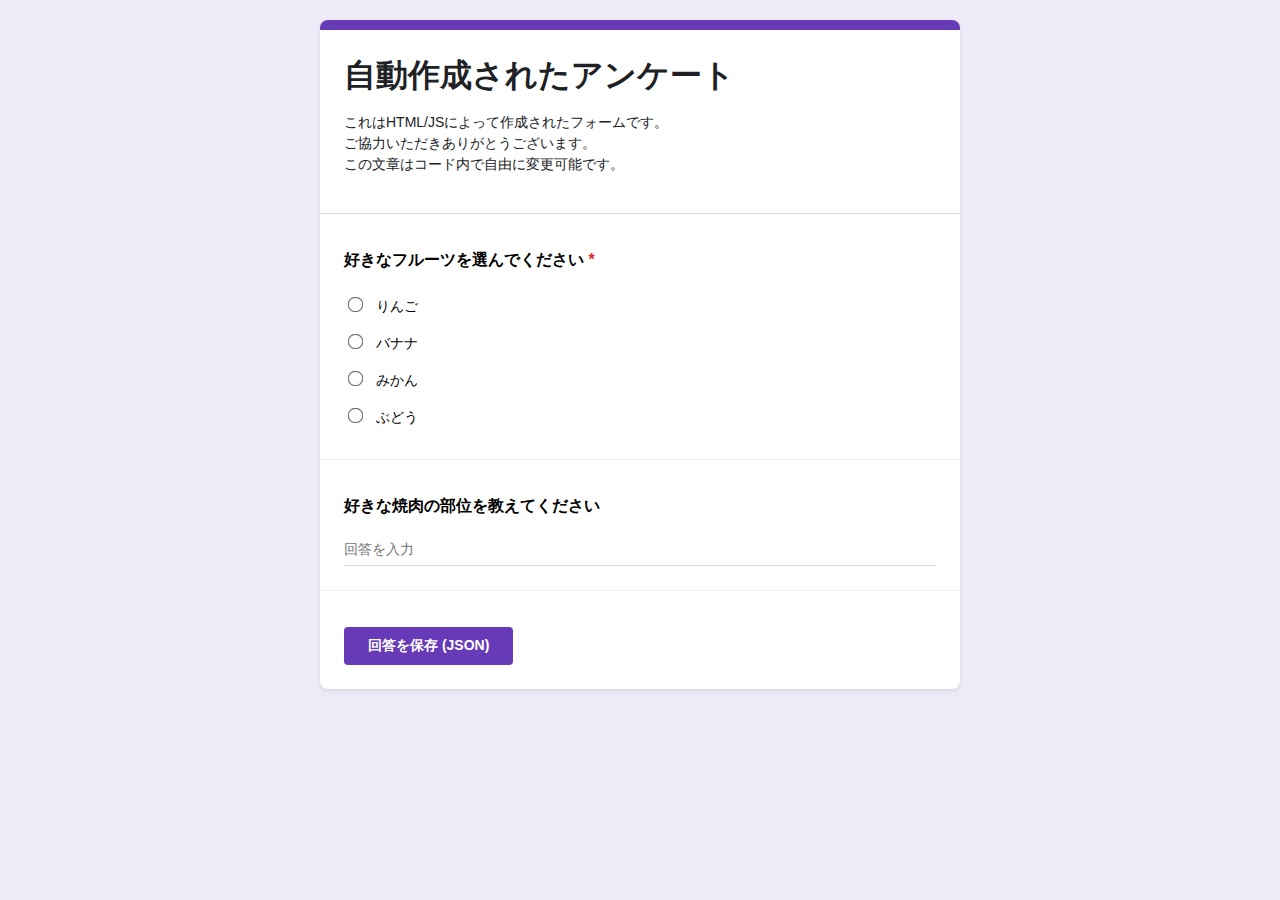
<file: index.html>
<!DOCTYPE html>
<html lang="ja">
<head>
  <meta charset="UTF-8">
  <meta name="viewport" content="width=device-width, initial-scale=1.0">
  <title>カスタムアンケートフォーム</title>
  <style>
    /* --- CSS: デザイン設定 --- */
    body {
      font-family: 'Helvetica Neue', Arial, sans-serif;
      background-color: #f0ebf8;
      display: flex;
      justify-content: center;
      padding: 20px;
      margin: 0;
    }

    .form-container {
      background-color: white;
      width: 100%;
      max-width: 640px;
      border-radius: 8px;
      box-shadow: 0 2px 5px rgba(0,0,0,0.1);
      overflow: hidden;
      border-top: 10px solid #673ab7;
    }

    .header {
      padding: 24px;
      border-bottom: 1px solid #dadce0;
    }

    h1 {
      margin: 0 0 12px 0;
      font-size: 32px;
      color: #202124;
    }

    .description {
      font-size: 14px;
      color: #202124;
      white-space: pre-wrap;
      line-height: 1.5;
    }

    .question-box {
      padding: 24px;
      margin: 12px 0;
      border-bottom: 1px solid #f0f0f0; /* 区切り線を追加 */
    }

    .question-title {
      font-size: 16px;
      font-weight: bold;
      margin-bottom: 16px;
    }

    /* 必須マーク */
    .required-mark {
      color: #d93025;
    }

    /* ラジオボタンのスタイル */
    .options label {
      display: block;
      padding: 8px 0;
      cursor: pointer;
      font-size: 14px;
    }
    .options input[type="radio"] {
      margin-right: 10px;
      transform: scale(1.2);
    }

    /* テキスト入力欄のスタイル (Googleフォーム風) */
    .text-input {
      width: 100%; /* 横幅いっぱい */
      border: none;
      border-bottom: 1px solid #dadce0; /* 下線のみ */
      padding: 8px 0;
      font-size: 14px;
      transition: border-bottom 0.3s;
      outline: none;
    }

    .text-input:focus {
      border-bottom: 2px solid #673ab7; /* フォーカス時に太く紫に */
    }

    .footer {
      padding: 24px;
      display: flex;
      justify-content: flex-start;
    }

    button {
      background-color: #673ab7;
      color: white;
      border: none;
      padding: 10px 24px;
      border-radius: 4px;
      font-size: 14px;
      font-weight: bold;
      cursor: pointer;
      transition: background-color 0.2s;
    }

    button:hover {
      background-color: #532c92;
    }
  </style>
</head>
<body>

  <div class="form-container">
    <div class="header">
      <h1>自動作成されたアンケート</h1>
      <p class="description">これはHTML/JSによって作成されたフォームです。
ご協力いただきありがとうございます。
この文章はコード内で自由に変更可能です。</p>
    </div>

    <form id="myForm">
      <div class="question-box">
        <div class="question-title">好きなフルーツを選んでください <span class="required-mark">*</span></div>
        <div class="options">
          <label><input type="radio" name="fruit" value="りんご" required> りんご</label>
          <label><input type="radio" name="fruit" value="バナナ"> バナナ</label>
          <label><input type="radio" name="fruit" value="みかん"> みかん</label>
          <label><input type="radio" name="fruit" value="ぶどう"> ぶどう</label>
        </div>
      </div>

      <div class="question-box">
        <div class="question-title">好きな焼肉の部位を教えてください</div>
        <input type="text" name="yakiniku" class="text-input" placeholder="回答を入力" required>
      </div>

      <div class="footer">
        <button type="submit">回答を保存 (JSON)</button>
      </div>
    </form>
  </div>

  <script>
    // --- JavaScript: ロジック設定 ---
    
    const form = document.getElementById('myForm');

    form.addEventListener('submit', function(event) {
      event.preventDefault(); 

      // 1. フォームデータの取得
      const formData = new FormData(form);
      
      // 各回答を取得
      const selectedFruit = formData.get('fruit');
      const yakinikuAnswer = formData.get('yakiniku'); // 名前 'yakiniku' の値を取得

      // 2. JSONデータの構築
      const data = {
        title: "自動作成されたアンケート",
        timestamp: new Date().toISOString(),
        answers: {
          "好きなフルーツを選んでください": selectedFruit,
          "好きな焼肉の部位を教えてください": yakinikuAnswer // ここに追加
        }
      };

      // 3. ダウンロード処理
      const jsonString = JSON.stringify(data, null, 2);
      const blob = new Blob([jsonString], { type: "application/json" });
      const url = URL.createObjectURL(blob);

      const a = document.createElement('a');
      a.href = url;
      // ファイル名に日時を入れてユニークにする
      a.download = `response_${Date.now()}.json`; 
      document.body.appendChild(a);
      a.click();

      document.body.removeChild(a);
      URL.revokeObjectURL(url);

      alert('回答ありがとうございました！JSONファイルが保存されました。');
      form.reset();
    });
  </script>

</body>
</html>
</file>
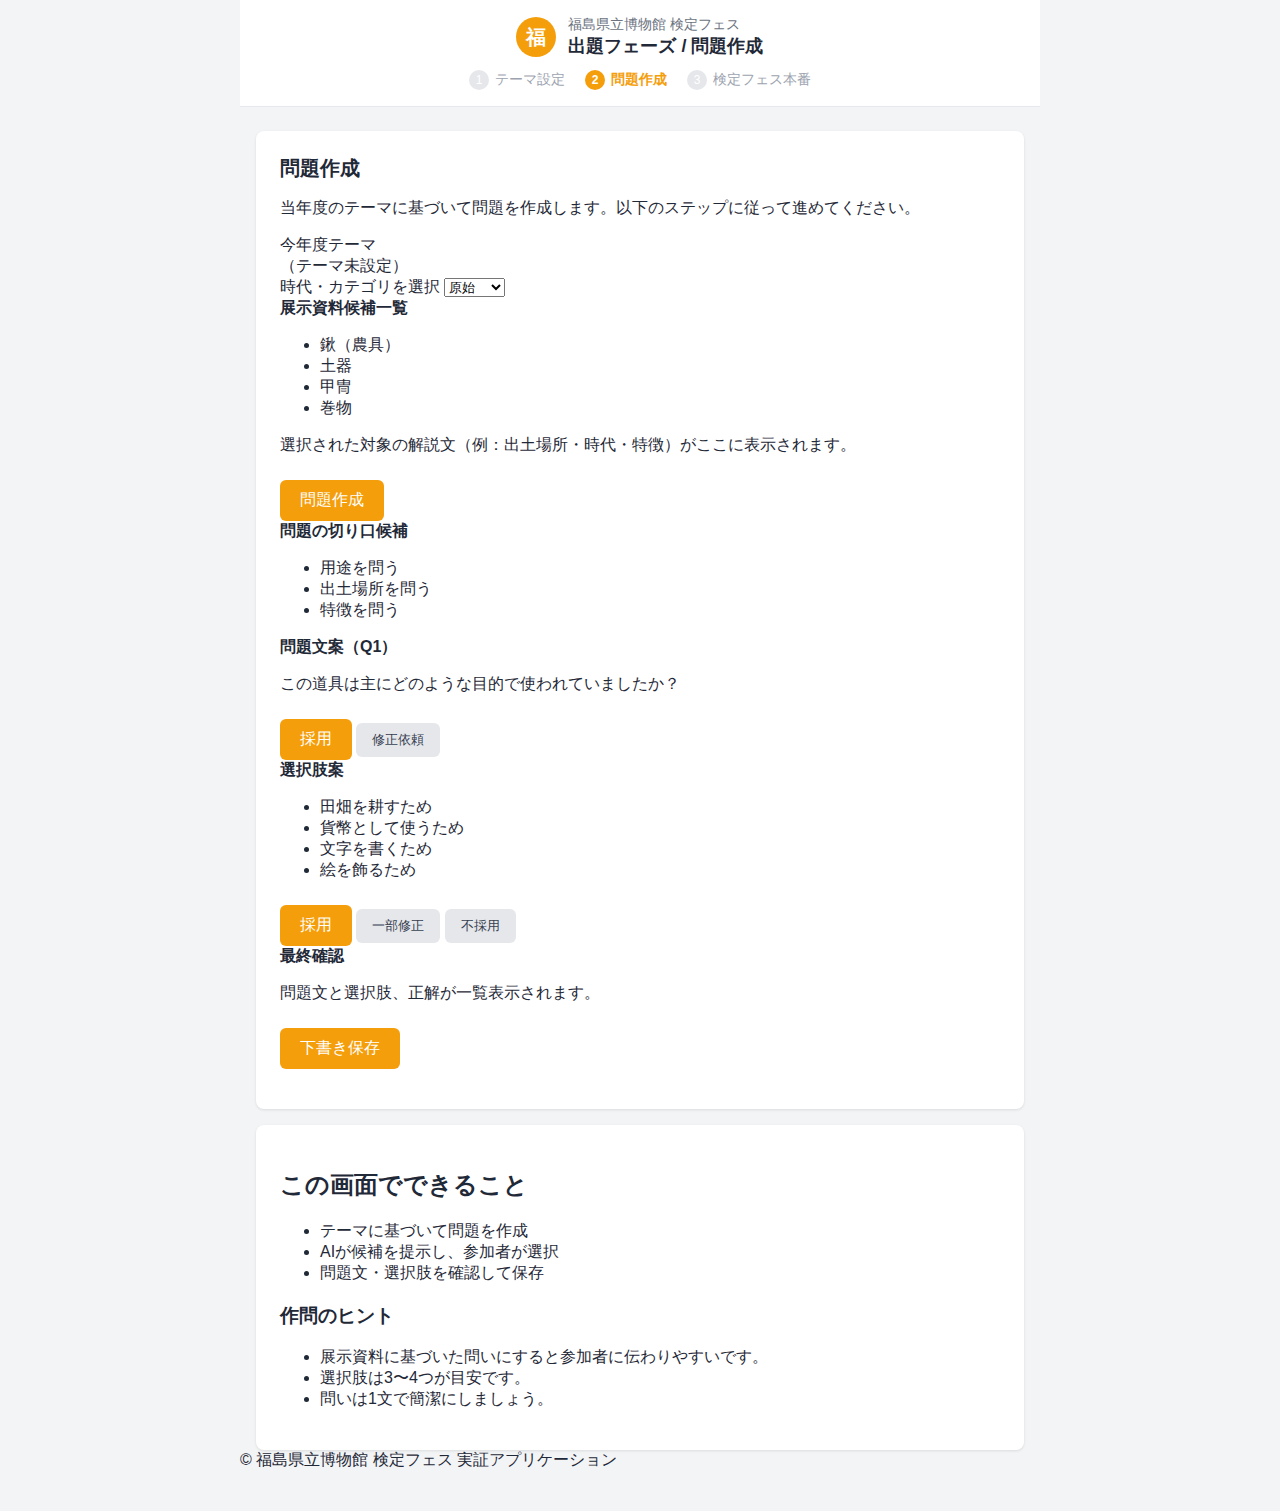
<file: practical_b/src/main/resources/static/createQuiz.html>
<!DOCTYPE html>
<html lang="ja">
  <head>
    <meta charset="UTF-8" />
    <title>問題作成 | 福島県立博物館 検定フェス</title>
    <link rel="stylesheet" href="style.css" />
  </head>
  <body>
    <div class="page">
      <!-- ヘッダー -->
      <header class="app-header">
        <div class="brand">
          <div class="brand-mark">福</div>
          <div class="brand-text">
            <div class="app-title">福島県立博物館 検定フェス</div>
            <div class="app-subtitle">出題フェーズ / 問題作成</div>
          </div>
        </div>

        <ol class="steps">
          <li class="step disabled">
            <span class="step-index">1</span> テーマ設定
          </li>
          <li class="step current">
            <span class="step-index">2</span> 問題作成
          </li>
          <li class="step disabled">
            <span class="step-index">3</span> 検定フェス本番
          </li>
        </ol>
      </header>

      <!-- メインレイアウト -->
      <main class="layout">
        <!-- 左側：作問フロー -->
        <section class="card main-card">
          <h1>問題作成</h1>
          <p class="card-description">
            当年度のテーマに基づいて問題を作成します。以下のステップに従って進めてください。
          </p>

          <!-- テーマ情報表示 -->
          <div class="info-row">
            <div class="info-label">今年度テーマ</div>
            <div class="info-value"><span id="createTheme">例：道具</span></div>
          </div>

          <!-- 時代・カテゴリ選択 -->
          <label class="field-label">時代・カテゴリを選択</label>
          <select>
            <option>原始</option>
            <option>古代</option>
            <option>中世</option>
            <option>近世</option>
            <option>近現代</option>
          </select>

          <!-- 資料候補一覧 -->
          <div class="preview">
            <strong>展示資料候補一覧</strong>
            <ul>
              <li>鍬（農具）</li>
              <li>土器</li>
              <li>甲冑</li>
              <li>巻物</li>
            </ul>
          </div>

          <!-- 解説文表示 -->
          <div class="note-box">
            選択された対象の解説文（例：出土場所・時代・特徴）がここに表示されます。
          </div>

          <!-- 問題作成ボタン -->
          <div class="actions">
            <button id="btnCreateQuestion" class="btn-primary">問題作成</button>
          </div>

          <!-- 切り口候補 -->
          <div class="preview">
            <strong>問題の切り口候補</strong>
            <ul>
              <li>用途を問う</li>
              <li>出土場所を問う</li>
              <li>特徴を問う</li>
            </ul>
          </div>

          <!-- 問題文案 -->
          <div class="preview">
            <strong>問題文案（Q1）</strong>
            <p>この道具は主にどのような目的で使われていましたか？</p>
            <div class="actions space-between">
              <button id="btnAdoptQuestion" class="btn-primary">採用</button>
              <button class="btn-secondary">修正依頼</button>
            </div>
          </div>

          <!-- 選択肢案 -->
          <div class="preview">
            <strong>選択肢案</strong>
            <ul>
              <li>田畑を耕すため</li>
              <li>貨幣として使うため</li>
              <li>文字を書くため</li>
              <li>絵を飾るため</li>
            </ul>
            <div class="actions space-between">
              <button id="btnAdoptChoices" class="btn-primary">採用</button>
              <button class="btn-secondary">一部修正</button>
              <button class="btn-secondary">不採用</button>
            </div>
          </div>

          <!-- 最終確認 -->
          <div class="preview">
            <strong>最終確認</strong>
            <p>問題文と選択肢、正解が一覧表示されます。</p>
          </div>

          <!-- 下書き保存 -->
          <div class="actions">
            <button id="btnSaveDraft" class="btn-primary">下書き保存</button>
          </div>
          <p id="createMessage" class="message"></p>
        </section>

        <!-- 右側：説明 -->
        <aside class="card side-card">
          <h2>この画面でできること</h2>
          <ul class="feature-list">
            <li>テーマに基づいて問題を作成</li>
            <li>AIが候補を提示し、参加者が選択</li>
            <li>問題文・選択肢を確認して保存</li>
          </ul>

          <h3>作問のヒント</h3>
          <ul class="hint-list">
            <li>展示資料に基づいた問いにすると参加者に伝わりやすいです。</li>
            <li>選択肢は3〜4つが目安です。</li>
            <li>問いは1文で簡潔にしましょう。</li>
          </ul>
        </aside>
      </main>

      <footer class="app-footer">
        <span>© 福島県立博物館 検定フェス 実証アプリケーション</span>
      </footer>
    </div>
  <script src="createQuiz.js"></script>
  </body>
</html>
</file>
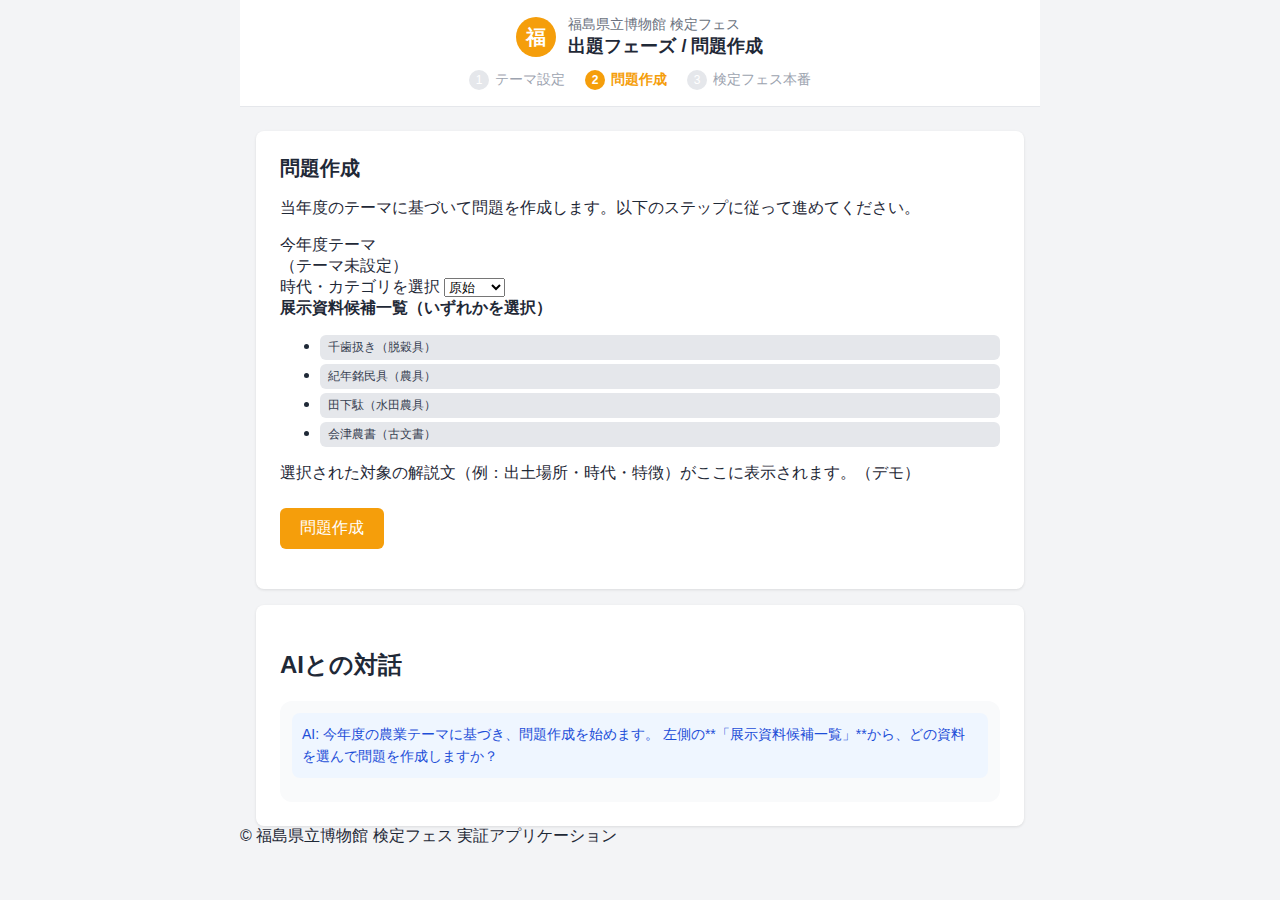
<file: practical_b/src/main/resources/static/createWithAI.html>
<!DOCTYPE html>
<html lang="ja">
<head>
    <meta charset="UTF-8" />
    <title>問題作成 | 福島県立博物館 検定フェス</title>
    <link rel="stylesheet" href="style.css" />
    <style>
        /* チャット風UI追加 */
        .chat-box {
          margin-top: 16px;
          padding: 12px;
          border-radius: 12px;
          background: #f9fafb;
          font-size: 14px;
          line-height: 1.6;
          max-height: 500px;
          overflow-y: auto;
        }
        .chat-message {
          margin-bottom: 12px;
          padding: 10px;
          border-radius: 8px;
        }
        .chat-message.ai {
          background: #eff6ff;
          color: #1d4ed8;
        }
        .chat-message.user {
          background: #ecfdf3;
          color: #166534;
          text-align: right;
        }
        /* 資料/切り口選択ボタンのスタイル */
        .material-select, .btn-small {
            font-size: 12px;
            padding: 4px 8px;
            margin: 4px 0;
            display: block; /* 縦に並べる */
            width: 100%;
            text-align: left;
        }
    </style>
</head>
<body>
<div class="page">
    <header class="app-header">
        <div class="brand">
            <div class="brand-mark">福</div>
            <div class="brand-text">
                <div class="app-title">福島県立博物館 検定フェス</div>
                <div class="app-subtitle">出題フェーズ / 問題作成</div>
            </div>
        </div>

        <ol class="steps">
            <li class="step disabled">
                <span class="step-index">1</span> テーマ設定
            </li>
            <li class="step current">
                <span class="step-index">2</span> 問題作成
            </li>
            <li class="step disabled">
                <span class="step-index">3</span> 検定フェス本番
            </li>
        </ol>
    </header>

    <main class="layout">
        <section class="card main-card">
            <h1>問題作成</h1>
            <p class="card-description">
                当年度のテーマに基づいて問題を作成します。以下のステップに従って進めてください。
            </p>

            <div class="info-row">
                <div class="info-label">今年度テーマ</div>
                <div class="info-value"><span id="aiTheme">例：道具</span></div>
            </div>

            <label class="field-label">時代・カテゴリを選択</label>
            <select>
                <option>原始</option>
                <option>古代</option>
                <option>中世</option>
                <option>近世</option>
                <option>近現代</option>
            </select>

            <div class="preview">
                <strong>展示資料候補一覧（いずれかを選択）</strong>
                <ul id="materialList">
                    <li><button class="btn-secondary material-select" data-material="千歯扱き（脱穀具）">千歯扱き（脱穀具）</button></li>
                    <li><button class="btn-secondary material-select" data-material="紀年銘民具（農具）">紀年銘民具（農具）</button></li>
                    <li><button class="btn-secondary material-select" data-material="田下駄（水田農具）">田下駄（水田農具）</button></li>
                    <li><button class="btn-secondary material-select" data-material="会津農書（古文書）">会津農書（古文書）</button></li>
                </ul>
            </div>

            <div class="note-box">
                選択された対象の解説文（例：出土場所・時代・特徴）がここに表示されます。（デモ）
            </div>

            <div class="actions">
                <button class="btn-primary">問題作成</button>
            </div>

            <p id="aiMessage" class="message"></p>
        </section>

        <aside class="card side-card">
            <h2>AIとの対話</h2>
            <div class="chat-box" id="chatLog">

                <div class="chat-message ai" id="step1">
                    AI:
                    今年度の農業テーマに基づき、問題作成を始めます。
                    左側の**「展示資料候補一覧」**から、どの資料を選んで問題を作成しますか？
                </div>

                <div id="step2UserSelection" hidden>
                </div>

                <div id="step3CutProposal" hidden>
                    <div class="chat-message ai" id="cutProposalText">
                    </div>
                </div>

                <div id="step4QuizProposal" hidden>
                    <div class="chat-message user" id="userCutSelectionLog"></div>
                    <div class="chat-message ai" id="quizProposalText">
                        Q1:
                        福島県立博物館に収蔵されている農具の中には、購入した年月日や金額、店名などが墨で書かれているものがあります。これらは何と呼ばれていますか？<br />
                        <button id="btnAIAdoptQuestion" class="btn-primary">採用</button>
                        <button class="btn-secondary">修正依頼</button>
                    </div>
                </div>

                <div id="step5Choices" hidden>
                    <div class="chat-message user">参加者: 採用します。</div>
                    <div class="chat-message ai">
                        AI: 選択肢案を生成しました。<br />
                        ア. 紀年銘民具<br />
                        イ. 墨書土器<br />
                        ウ. 履歴付き農具<br />
                        エ. 覚書道具<br />
                        <button id="btnAiAdoptChoices" class="btn-primary">採用</button>
                        <button class="btn-secondary">不採用</button>
                    </div>
                </div>

            </div>
        </aside>
    </main>

    <footer class="app-footer">
        <span>© 福島県立博物館 検定フェス 実証アプリケーション</span>
    </footer>
</div>
<script src="createWithAI.js"></script>
</body>
</html>
</file>
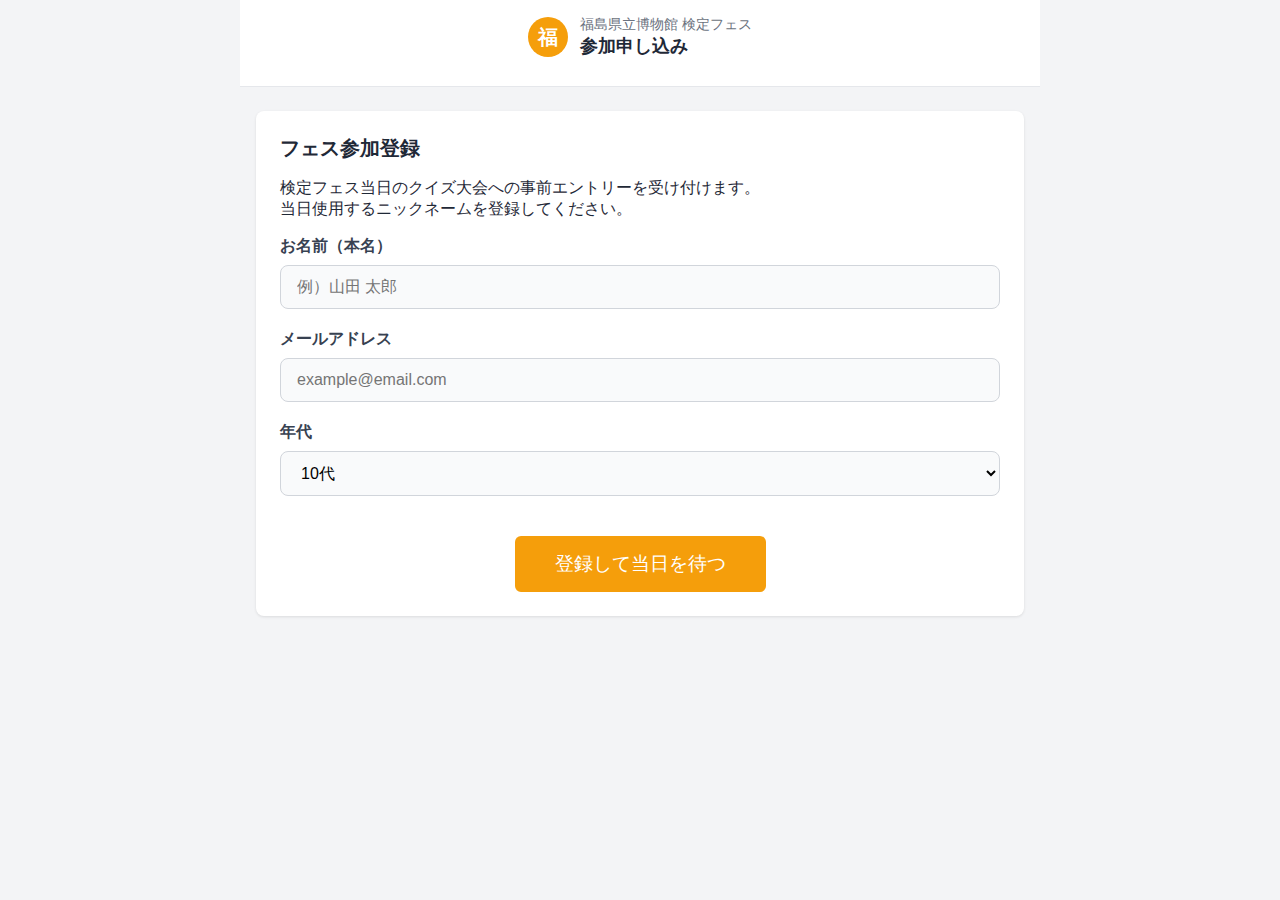
<file: practical_b/src/main/resources/static/entry.html>
<!DOCTYPE html>
<html lang="ja">
<head>
    <meta charset="UTF-8">
    <title>参加登録 | 検定フェス2025</title>
    <link rel="stylesheet" href="style.css">
</head>
<body>
<div class="page">
    <header class="app-header">
        <div class="brand">
            <div class="brand-mark">福</div>
            <div class="brand-text">
                <div class="app-title">福島県立博物館 検定フェス</div>
                <div class="app-subtitle">参加申し込み</div>
            </div>
        </div>
    </header>

    <main class="layout">
        <section class="card main-card">
            <h1>フェス参加登録</h1>
            <p class="card-description">
                検定フェス当日のクイズ大会への事前エントリーを受け付けます。<br>
                当日使用するニックネームを登録してください。
            </p>

            <form id="entryForm" class="theme-form">
                <div class="form-group">
                    <label>お名前（本名）</label>
                    <input type="text" placeholder="例）山田 太郎" required>
                </div>

                <div class="form-group">
                    <label>メールアドレス</label>
                    <input type="email" placeholder="example@email.com" required>
                </div>

                <div class="form-group">
                    <label>年代</label>
                    <select>
                        <option>10代</option>
                        <option>20代</option>
                        <option>30代</option>
                        <option>40代</option>
                        <option>50代以上</option>
                    </select>
                </div>
                <div class="actions center" style="margin-top:40px;">
                    <button type="submit" class="btn-primary" style="padding:15px 40px; font-size:1.2rem;">
                        登録して当日を待つ
                    </button>
                </div>
            </form>
        </section>
    </main>
</div>

<script>
    document.getElementById('entryForm').addEventListener('submit', function(e) {
        e.preventDefault();
        alert('【登録完了】\nありがとうございます。エントリーを受け付けました。\n\n（デモ用：このまま当日のクイズ画面へ移動します）');
        window.location.href = 'quiz.html';
    });
</script>
</body>
</html>
</file>
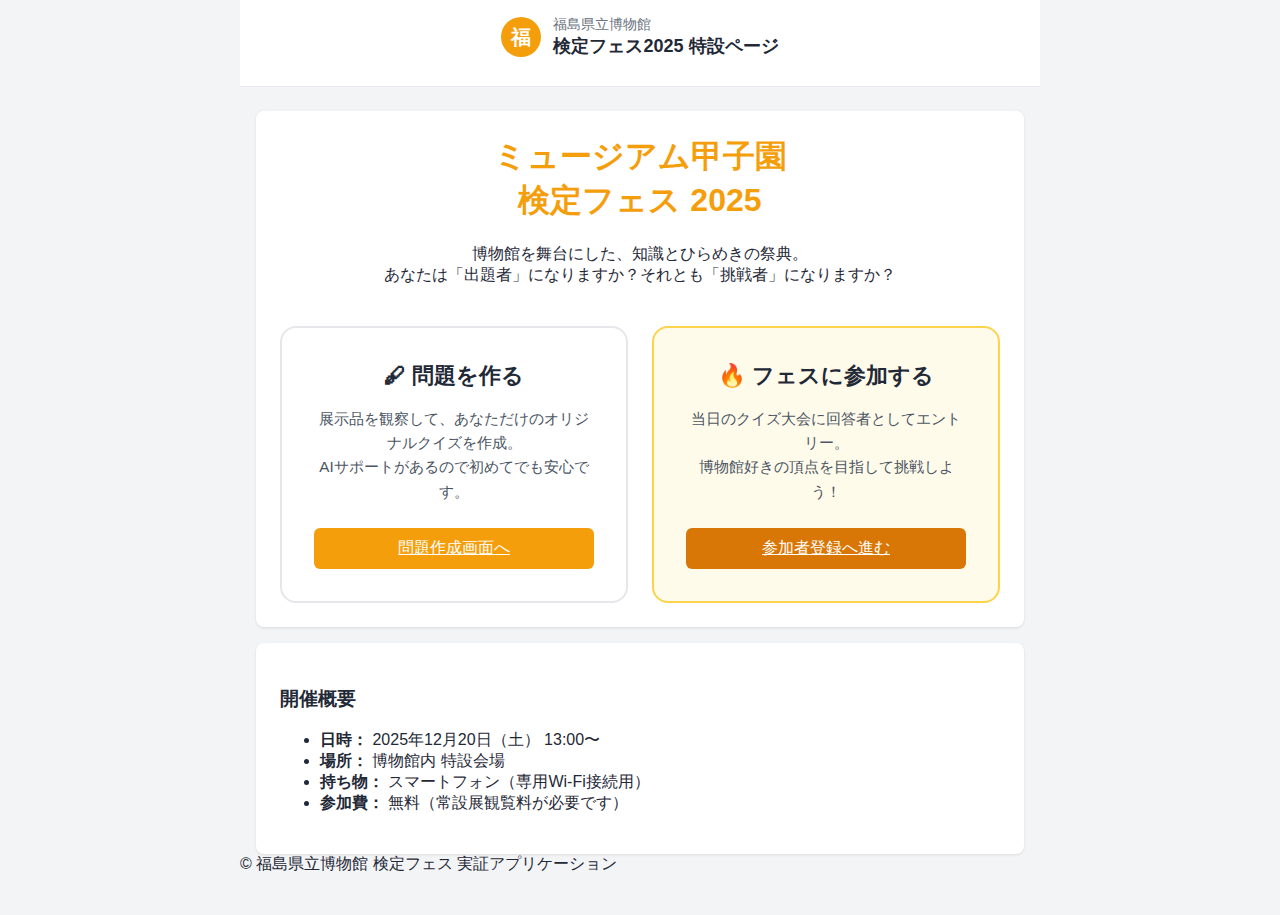
<file: practical_b/src/main/resources/static/fes_intro.html>
<!DOCTYPE html>
<html lang="ja">
<head>
    <meta charset="UTF-8">
    <title>検定フェス2025 詳細 | 福島県立博物館</title>
    <link rel="stylesheet" href="style.css">
</head>
<body>
<div class="page">
    <header class="app-header">
        <div class="brand">
            <div class="brand-mark">福</div>
            <div class="brand-text">
                <div class="app-title">福島県立博物館</div>
                <div class="app-subtitle">検定フェス2025 特設ページ</div>
            </div>
        </div>
    </header>

    <main class="layout">
        <section class="card main-card" style="text-align:center;">
            <h1 style="font-size:2rem; color:var(--primary-color);">ミュージアム甲子園<br>検定フェス 2025</h1>
            <p class="card-description" style="margin-bottom:40px;">
                博物館を舞台にした、知識とひらめきの祭典。<br>
                あなたは「出題者」になりますか？それとも「挑戦者」になりますか？
            </p>

            <div class="selection-grid">

                <div class="selection-card card-create">
                    <div>
                        <h2>🖋 問題を作る</h2>
                        <p>
                            展示品を観察して、あなただけのオリジナルクイズを作成。<br>
                            AIサポートがあるので初めてでも安心です。
                        </p>
                    </div>
                    <a href="createWithAI.html" class="btn-primary">
                        問題作成画面へ
                    </a>
                </div>

                <div class="selection-card card-join">
                    <div>
                        <h2>🔥 フェスに参加する</h2>
                        <p>
                            当日のクイズ大会に回答者としてエントリー。<br>
                            博物館好きの頂点を目指して挑戦しよう！
                        </p>
                    </div>
                    <a href="entry.html" class="btn-primary" style="background-color:#d97706;">
                        参加者登録へ進む
                    </a>
                </div>

            </div>
        </section>

        <section class="card side-card">
            <h3>開催概要</h3>
            <ul class="hint-list">
                <li><strong>日時：</strong> 2025年12月20日（土） 13:00〜</li>
                <li><strong>場所：</strong> 博物館内 特設会場</li>
                <li><strong>持ち物：</strong> スマートフォン（専用Wi-Fi接続用）</li>
                <li><strong>参加費：</strong> 無料（常設展観覧料が必要です）</li>
            </ul>
        </section>
    </main>

    <footer class="app-footer">
        <span>© 福島県立博物館 検定フェス 実証アプリケーション</span>
    </footer>
</div>
</body>
</file>
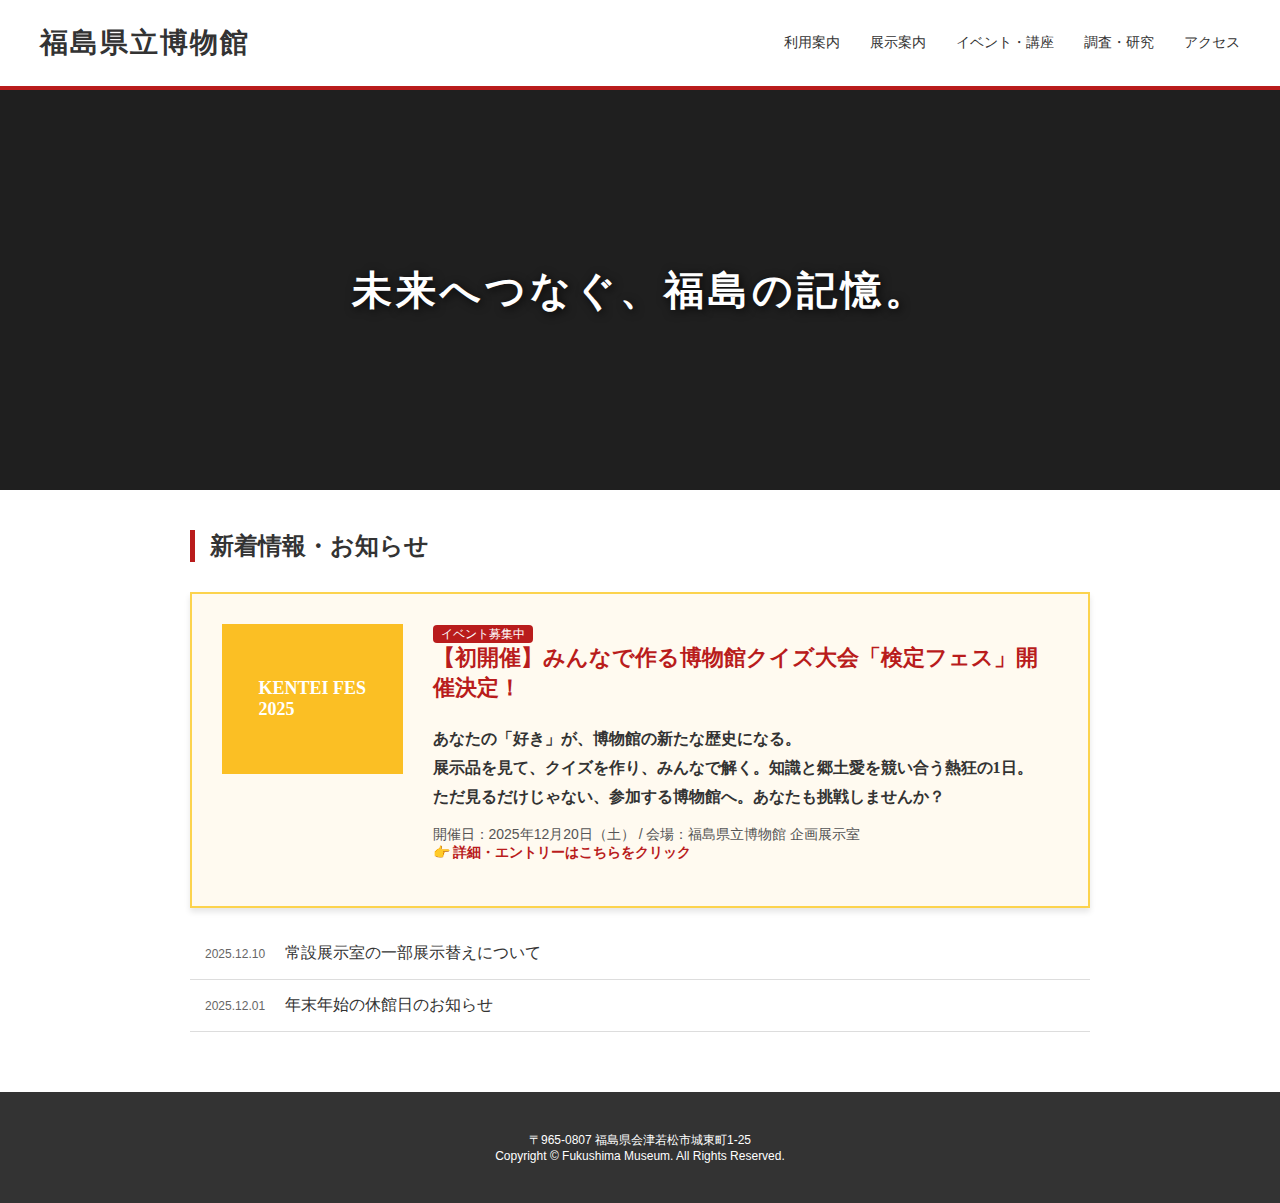
<file: practical_b/src/main/resources/static/museum_top.html>
<!DOCTYPE html>
<html lang="ja">
<head>
    <meta charset="UTF-8">
    <title>福島県立博物館 Fukushima Museum</title>
    <link rel="stylesheet" href="style.css">
    <style>
        /* このページ専用の「本物っぽい」スタイル */
        body.museum-site {
            background-color: #ffffff;
            font-family: "Yu Mincho", "Hiragino Mincho ProN", serif; /* 明朝体で格式高く */
            color: #333;
        }
        .museum-header {
            border-bottom: 4px solid #b91c1c; /* 伝統的な赤 */
            padding: 20px 40px;
            display: flex;
            justify-content: space-between;
            align-items: center;
        }
        .museum-logo {
            font-size: 28px;
            font-weight: bold;
            letter-spacing: 2px;
        }
        .museum-nav ul {
            display: flex;
            list-style: none;
            gap: 30px;
            font-size: 14px;
            font-family: sans-serif;
        }
        .hero-section {
            background-color: #333; /* 画像が読み込まれるまでの背景色 */
            height: 400px;
            display: flex;
            justify-content: center;
            align-items: center;
            /* 新しい画像（会津風の風景）と、それを少し暗くするフィルター */
            background-image: linear-gradient(rgba(0, 0, 0, 0.4), rgba(0, 0, 0, 0.4)), url('https://images.unsplash.com/photo-1691750009819-776bdcc83607?q=80&w=1973&auto=format&fit=crop&ixlib=rb-4.1.0&ixid=M3wxMjA3fDB8MHxwaG90by1wYWdlfHx8fGVufDB8fHx8fA%3D%3D');
            background-size: cover;
            background-position: center;
            color: white;
            font-size: 40px;
            font-weight: bold; /* 文字を少し太くして強調 */
            text-shadow: 2px 2px 10px rgba(0, 0, 0, 0.8); /* 文字の影を強くして読みやすく */
            letter-spacing: 0.1em; /* 文字の間隔を少し広げて情緒を出す */
        }
        .news-section {
            max-width: 900px;
            margin: 40px auto;
            padding: 0 20px;
        }
        .news-section h2 {
            border-left: 5px solid #b91c1c;
            padding-left: 15px;
            font-size: 24px;
            margin-bottom: 30px;
        }
        /* 目を引くイベントバナー風エリア */
        .featured-event {
            background: #fffaf0;
            border: 2px solid #fcd34d;
            padding: 30px;
            display: flex;
            gap: 30px;
            box-shadow: 0 4px 6px rgba(0,0,0,0.1);
            transition: transform 0.2s;
            cursor: pointer;
            text-decoration: none;
            color: inherit;
        }
        .featured-event:hover {
            transform: translateY(-5px);
            box-shadow: 0 10px 15px rgba(0,0,0,0.15);
        }
        .event-image {
            width: 200px;
            height: 150px;
            background-color: #fbbf24;
            display: flex;
            justify-content: center;
            align-items: center;
            font-weight: bold;
            color: #fff;
            font-size: 18px;
        }
        .event-content h3 {
            color: #b91c1c;
            margin-top: 0;
            font-size: 22px;
        }
        .catch-copy {
            font-weight: bold;
            font-size: 16px;
            line-height: 1.8;
            margin-bottom: 15px;
        }
        .event-detail {
            font-size: 14px;
            color: #555;
            font-family: sans-serif;
        }
        .museum-footer {
            background: #333;
            color: white;
            padding: 40px;
            text-align: center;
            font-size: 12px;
            font-family: sans-serif;
            margin-top: 60px;
        }
    </style>
</head>
<body class="museum-site">

<header class="museum-header">
    <div class="museum-logo">福島県立博物館</div>
    <nav class="museum-nav">
        <ul>
            <li>利用案内</li>
            <li>展示案内</li>
            <li>イベント・講座</li>
            <li>調査・研究</li>
            <li>アクセス</li>
        </ul>
    </nav>
</header>

<div class="hero-section">
    未来へつなぐ、福島の記憶。
</div>

<section class="news-section">
    <h2>新着情報・お知らせ</h2>

    <a href="fes_intro.html" class="featured-event">
        <div class="event-image">
            KENTEI FES<br>2025
        </div>
        <div class="event-content">
            <span style="background:#b91c1c; color:white; padding:2px 8px; font-size:12px; border-radius:4px;">イベント募集中</span>
            <h3>【初開催】みんなで作る博物館クイズ大会「検定フェス」開催決定！</h3>

            <p class="catch-copy">
                あなたの「好き」が、博物館の新たな歴史になる。<br>
                展示品を見て、クイズを作り、みんなで解く。知識と郷土愛を競い合う熱狂の1日。<br>
                ただ見るだけじゃない、参加する博物館へ。あなたも挑戦しませんか？
            </p>
            <p class="event-detail">
                開催日：2025年12月20日（土） / 会場：福島県立博物館 企画展示室<br>
                <span style="color:#b91c1c; font-weight:bold;">👉 詳細・エントリーはこちらをクリック</span>
            </p>
        </div>
    </a>

    <div style="margin-top:20px; padding:15px; border-bottom:1px solid #ddd; font-family:sans-serif;">
        <span style="color:#666; font-size:12px;">2025.12.10</span>
        <span style="margin-left:15px;">常設展示室の一部展示替えについて</span>
    </div>
    <div style="padding:15px; border-bottom:1px solid #ddd; font-family:sans-serif;">
        <span style="color:#666; font-size:12px;">2025.12.01</span>
        <span style="margin-left:15px;">年末年始の休館日のお知らせ</span>
    </div>
</section>

<footer class="museum-footer">
    〒965-0807 福島県会津若松市城東町1-25<br>
    Copyright © Fukushima Museum. All Rights Reserved.
</footer>

</body>
</html>
</file>
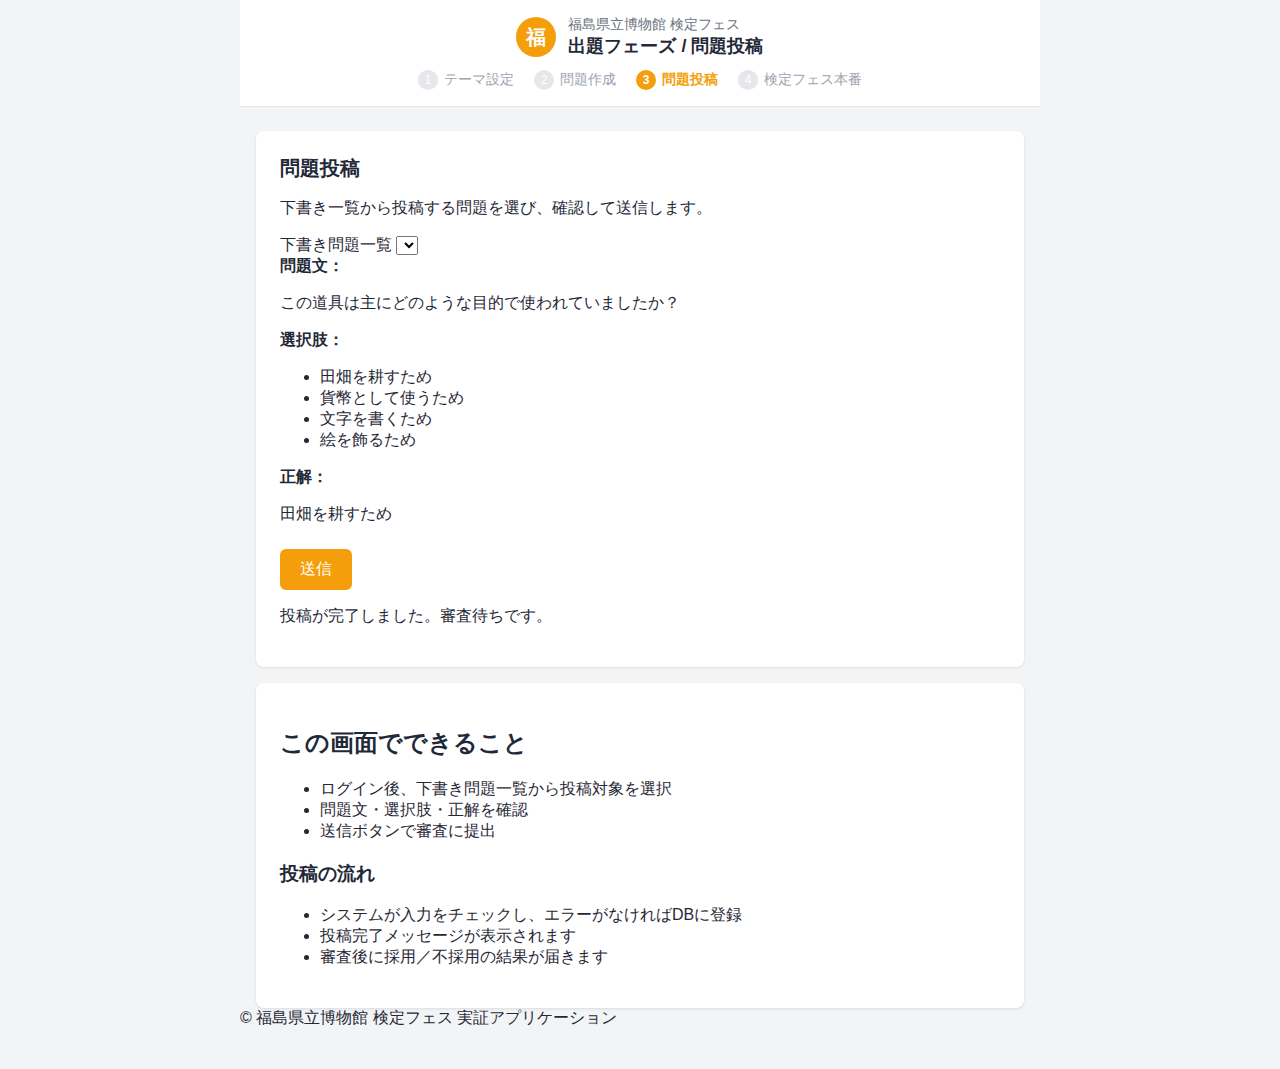
<file: practical_b/src/main/resources/static/postQuiz.html>
<!DOCTYPE html>
<html lang="ja">
  <head>
    <meta charset="UTF-8" />
    <title>問題投稿 | 福島県立博物館 検定フェス</title>
    <link rel="stylesheet" href="style.css" />
  </head>
  <body>
    <div class="page">
      <!-- ヘッダー -->
      <header class="app-header">
        <div class="brand">
          <div class="brand-mark">福</div>
          <div class="brand-text">
            <div class="app-title">福島県立博物館 検定フェス</div>
            <div class="app-subtitle">出題フェーズ / 問題投稿</div>
          </div>
        </div>

        <ol class="steps">
          <li class="step disabled">
            <span class="step-index">1</span> テーマ設定
          </li>
          <li class="step disabled">
            <span class="step-index">2</span> 問題作成
          </li>
          <li class="step current">
            <span class="step-index">3</span> 問題投稿
          </li>
          <li class="step disabled">
            <span class="step-index">4</span> 検定フェス本番
          </li>
        </ol>
      </header>

      <!-- メインレイアウト -->
      <main class="layout">
        <!-- 左側：投稿フロー -->
        <section class="card main-card">
          <h1>問題投稿</h1>
          <p class="card-description">
            下書き一覧から投稿する問題を選び、確認して送信します。
          </p>

          <!-- 下書き問題一覧 -->
          <label class="field-label">下書き問題一覧</label>
          <select id="draftSelect"></select>

          <!-- プレビュー -->
          <div class="preview">
            <strong>問題文：</strong>
            <p>この道具は主にどのような目的で使われていましたか？</p>

            <strong>選択肢：</strong>
            <ul>
              <li>田畑を耕すため</li>
              <li>貨幣として使うため</li>
              <li>文字を書くため</li>
              <li>絵を飾るため</li>
            </ul>

            <strong>正解：</strong>
            <p>田畑を耕すため</p>
          </div>

          <!-- 送信ボタン -->
          <div class="actions">
            <button class="btn-primary">送信</button>
          </div>

          <!-- 完了メッセージ -->
          <p class="message success">投稿が完了しました。審査待ちです。</p>
        </section>

        <!-- 右側：説明 -->
        <aside class="card side-card">
          <h2>この画面でできること</h2>
          <ul class="feature-list">
            <li>ログイン後、下書き問題一覧から投稿対象を選択</li>
            <li>問題文・選択肢・正解を確認</li>
            <li>送信ボタンで審査に提出</li>
          </ul>

          <h3>投稿の流れ</h3>
          <ul class="hint-list">
            <li>システムが入力をチェックし、エラーがなければDBに登録</li>
            <li>投稿完了メッセージが表示されます</li>
            <li>審査後に採用／不採用の結果が届きます</li>
          </ul>
        </aside>
      </main>

      <footer class="app-footer">
        <span>© 福島県立博物館 検定フェス 実証アプリケーション</span>
      </footer>
    </div>
  </body>
</html>
</file>
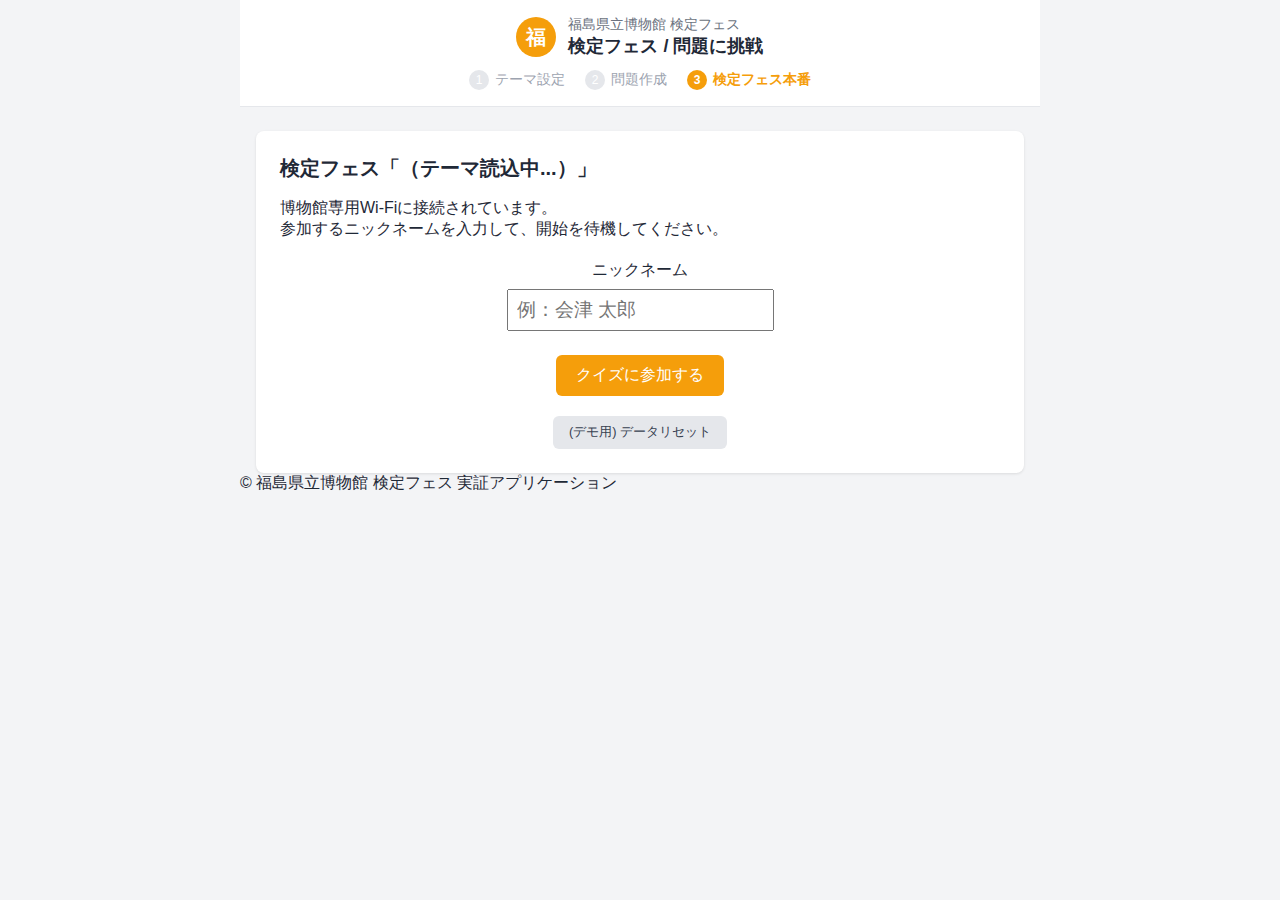
<file: practical_b/src/main/resources/static/quiz.html>
<!DOCTYPE html>
<html lang="ja">
<head>
    <meta charset="UTF-8">
    <title>問題に挑戦 | 福島県立博物館 検定フェス</title>
    <link rel="stylesheet" href="style.css">
</head>
<body>
<div class="page">

    <header class="app-header">
        <div class="brand">
            <div class="brand-mark">福</div>
            <div class="brand-text">
                <div class="app-title">福島県立博物館 検定フェス</div>
                <div class="app-subtitle">検定フェス / 問題に挑戦</div>
            </div>
        </div>
        <ol class="steps">
            <li class="step disabled"><span class="step-index">1</span> テーマ設定</li>
            <li class="step disabled"><span class="step-index">2</span> 問題作成</li>
            <li class="step current"><span class="step-index">3</span> 検定フェス本番</li>
        </ol>
    </header>

    <main class="layout quiz-layout">

        <section class="card main-card" id="startScreen">
            <h1>検定フェス「<span id="themeNameStart">（テーマ読込中...）</span>」</h1>
            <p class="card-description">
                博物館専用Wi-Fiに接続されています。<br>
                参加するニックネームを入力して、開始を待機してください。
            </p>

            <div class="field-row center-column">
                <label for="usernameInput" class="field-label">ニックネーム</label>
                <input type="text" id="usernameInput" placeholder="例：会津 太郎" style="font-size:1.2rem; padding:0.5rem;">
            </div>

            <div class="actions center">
                <button id="startBtn" class="btn-primary">
                    クイズに参加する
                </button>
            </div>
            <div style="text-align:center; margin-top:20px;">
                <button id="resetDemoBtn" class="btn-secondary" style="font-size:0.8rem;">(デモ用) データリセット</button>
            </div>
        </section>

        <section class="card main-card" id="quizScreen" hidden>
            <div class="quiz-header-row">
                <div class="quiz-progress">
                    問題 <span id="currentIndex">1</span> / <span id="totalCount">3</span>
                </div>
                <div class="quiz-score">
                    現在のスコア：<span id="currentScore">0</span> 点
                </div>
            </div>

            <h1 id="questionText">問題文ロード中...</h1>
            <div id="choices" class="choice-list"></div>
            <p id="quizMessage" class="message"></p>
        </section>

        <section class="card main-card" id="resultScreen" hidden>
            <h1>回答終了</h1>
            <p class="card-description">
                お疲れ様でした！あなたの結果は以下の通りです。
            </p>

            <div class="result-summary-box">
                <div class="result-score">
                    <span class="result-label">あなたのスコア</span>
                    <span class="result-value"><span id="finalScore">0</span> 点</span>
                </div>
            </div>

            <p style="text-align:center;">全員の回答が終わるまでお待ちください。</p>

            <div class="actions center">
                <button id="showRankingBtn" class="btn-primary">
                    結果集計・ランキングを見る
                </button>
            </div>
        </section>

        <section class="card main-card" id="rankingScreen" hidden>
            <h1>🏆 検定フェス 結果発表 🏆</h1>
            <p class="card-description">
                「<span id="themeNameRanking"></span>」杯 最終順位
            </p>

            <div class="ranking-container">
                <table class="ranking-table">
                    <thead>
                    <tr>
                        <th>順位</th>
                        <th>名前</th>
                        <th>スコア</th>
                    </tr>
                    </thead>
                    <tbody id="rankingBody">
                    </tbody>
                </table>
            </div>

            <div id="winnerDisplay" class="winner-box" hidden>
                優勝は <span id="winnerName"></span> さんです！<br>おめでとうございます！
            </div>

            <div class="actions center">
                <button onclick="location.reload()" class="btn-secondary">トップに戻る</button>
                <button id="resetRankingBtn" class="btn-primary" style="background-color: #ef4444; margin-left: 10px;">
                    結果をリセットして次へ
                </button>
            </div>
        </section>

    </main>

    <footer class="app-footer">
        <span>© 福島県立博物館 検定フェス 実証アプリケーション</span>
    </footer>
</div>
<script src="quiz.js"></script>
</body>
</html>
</file>
<file: practical_b/src/main/resources/static/style.css>
/* style.css */
:root {
    --primary-color: #f59e0b; /* 博物館っぽい落ち着いた金色/オレンジ */
    --primary-hover: #d97706;
    --bg-color: #f3f4f6;
    --text-color: #1f2937;
    --card-bg: #ffffff;
}

body {
    font-family: "Helvetica Neue", Arial, sans-serif;
    background-color: var(--bg-color);
    color: var(--text-color);
    margin: 0;
    padding: 0;
}

.page {
    max-width: 800px;
    margin: 0 auto;
    padding-bottom: 40px;
}

/* ヘッダー */
.app-header {
    background: #fff;
    padding: 16px;
    border-bottom: 1px solid #e5e7eb;
    margin-bottom: 24px;
    display: flex;
    flex-direction: column;
    align-items: center;
}

.brand {
    display: flex;
    align-items: center;
    margin-bottom: 12px;
}
.brand-mark {
    background: var(--primary-color);
    color: #fff;
    width: 40px;
    height: 40px;
    border-radius: 50%;
    display: flex;
    justify-content: center;
    align-items: center;
    font-weight: bold;
    font-size: 20px;
    margin-right: 12px;
}
.app-title {
    font-size: 14px;
    color: #6b7280;
}
.app-subtitle {
    font-size: 18px;
    font-weight: bold;
}

/* ステップ表示 */
.steps {
    list-style: none;
    padding: 0;
    margin: 0;
    display: flex;
    gap: 20px;
}
.step {
    font-size: 14px;
    color: #9ca3af;
    display: flex;
    align-items: center;
}
.step.current {
    color: var(--primary-color);
    font-weight: bold;
}
.step-index {
    display: inline-block;
    width: 20px;
    height: 20px;
    background: #e5e7eb;
    color: #fff;
    text-align: center;
    border-radius: 50%;
    margin-right: 6px;
    line-height: 20px;
    font-size: 12px;
}
.step.current .step-index {
    background: var(--primary-color);
}

/* カードレイアウト */
.layout {
    display: flex;
    flex-direction: column;
    gap: 16px;
    padding: 0 16px;
}
.card {
    background: var(--card-bg);
    border-radius: 8px;
    padding: 24px;
    box-shadow: 0 1px 3px rgba(0,0,0,0.1);
}
.main-card h1 {
    margin-top: 0;
    font-size: 20px;
}

/* ボタン */
.btn-primary {
    background-color: var(--primary-color);
    color: white;
    border: none;
    padding: 10px 20px;
    border-radius: 6px;
    font-size: 16px;
    cursor: pointer;
    transition: background 0.2s;
}
.btn-primary:hover {
    background-color: var(--primary-hover);
}
.btn-secondary {
    background-color: #e5e7eb;
    color: #374151;
    border: none;
    padding: 8px 16px;
    border-radius: 6px;
    cursor: pointer;
}
.actions {
    margin-top: 24px;
}
.actions.center {
    text-align: center;
}

/* クイズ画面用 */
.quiz-header-row {
    display: flex;
    justify-content: space-between;
    margin-bottom: 16px;
    font-weight: bold;
    color: #6b7280;
}
.choice-list {
    display: flex;
    flex-direction: column;
    gap: 12px;
    margin-top: 20px;
}
.btn-choice {
    background: #fff;
    border: 2px solid #e5e7eb;
    padding: 16px;
    border-radius: 8px;
    font-size: 16px;
    text-align: left;
    cursor: pointer;
    transition: all 0.2s;
}
.btn-choice:hover {
    border-color: var(--primary-color);
    background: #fffaf0;
}

/* ランキングテーブル */
.ranking-table {
    width: 100%;
    border-collapse: collapse;
    margin-top: 16px;
}
.ranking-table th, .ranking-table td {
    padding: 12px;
    text-align: left;
    border-bottom: 1px solid #e5e7eb;
}
.ranking-table th {
    background: #f9fafb;
    font-weight: bold;
}
.winner-box {
    margin-top: 24px;
    padding: 20px;
    background: #fffbeb; /* 薄い黄色 */
    border: 2px solid #fcd34d;
    border-radius: 12px;
    text-align: center;
    font-size: 18px;
    font-weight: bold;
    color: #92400e;
    animation: popIn 0.5s ease;
}

@keyframes popIn {
    0% { transform: scale(0.8); opacity: 0; }
    100% { transform: scale(1); opacity: 1; }
}

.center-column {
    display: flex;
    flex-direction: column;
    align-items: center;
    gap: 8px;
    margin: 20px 0;
}

[hidden] {
    display: none !important;
}

/* =========================================
   ここから下：デモ用追加ページのスタイル
   ========================================= */

/* --- 1. 詳細分岐ページ (fes_intro.html) 用 --- */

/* 2つの選択肢を横並びにするエリア */
.selection-grid {
    display: flex;
    gap: 24px;
    flex-wrap: wrap;
    justify-content: center;
    margin-top: 20px;
}

/* 選択肢カードの共通設定 */
.selection-card {
    flex: 1;
    min-width: 280px;
    max-width: 400px;
    padding: 32px;
    border-radius: 16px;
    display: flex;
    flex-direction: column;
    justify-content: space-between;
    transition: transform 0.2s, box-shadow 0.2s;
}

.selection-card:hover {
    transform: translateY(-4px);
    box-shadow: 0 10px 15px -3px rgba(0, 0, 0, 0.1);
}

.selection-card h2 {
    margin-top: 0;
    margin-bottom: 12px;
    font-size: 1.4rem;
}

.selection-card p {
    font-size: 0.95rem;
    color: #4b5563;
    line-height: 1.6;
    margin-bottom: 24px;
}

/* 「問題を作る」カード */
.card-create {
    background-color: #ffffff;
    border: 2px solid #e5e7eb;
}

/* 「参加する」カード（目立たせる） */
.card-join {
    background-color: #fffbeb; /* 薄い黄色 */
    border: 2px solid #fcd34d; /* 濃い黄色 */
}


/* --- 2. 参加登録ページ (entry.html) 用 --- */

/* フォームの行（縦並び） */
.form-group {
    margin-bottom: 20px;
    width: 100%;
}

.form-group label {
    display: block;
    font-weight: bold;
    margin-bottom: 8px;
    color: #374151;
}

/* 入力欄のデザイン調整 */
.form-group input,
.form-group select {
    width: 100%;
    padding: 12px 16px;
    font-size: 16px;
    border: 1px solid #d1d5db;
    border-radius: 8px;
    background-color: #f9fafb;
    box-sizing: border-box; /* パディングを含めて幅を計算 */
    transition: border-color 0.2s;
}

.form-group input:focus,
.form-group select:focus {
    border-color: var(--primary-color);
    outline: none;
    background-color: #fff;
    box-shadow: 0 0 0 3px rgba(245, 158, 11, 0.2);
}

/* --- 3. 博物館トップページ (museum_top.html) 用 --- */
/* 基本的なスタイルはHTML内に書いてありますが、
   全体のリセットなどはここ（style.css）の影響を受けます。
   干渉しないように調整します。 */
body.museum-site a {
    text-decoration: none;
}
</file>
